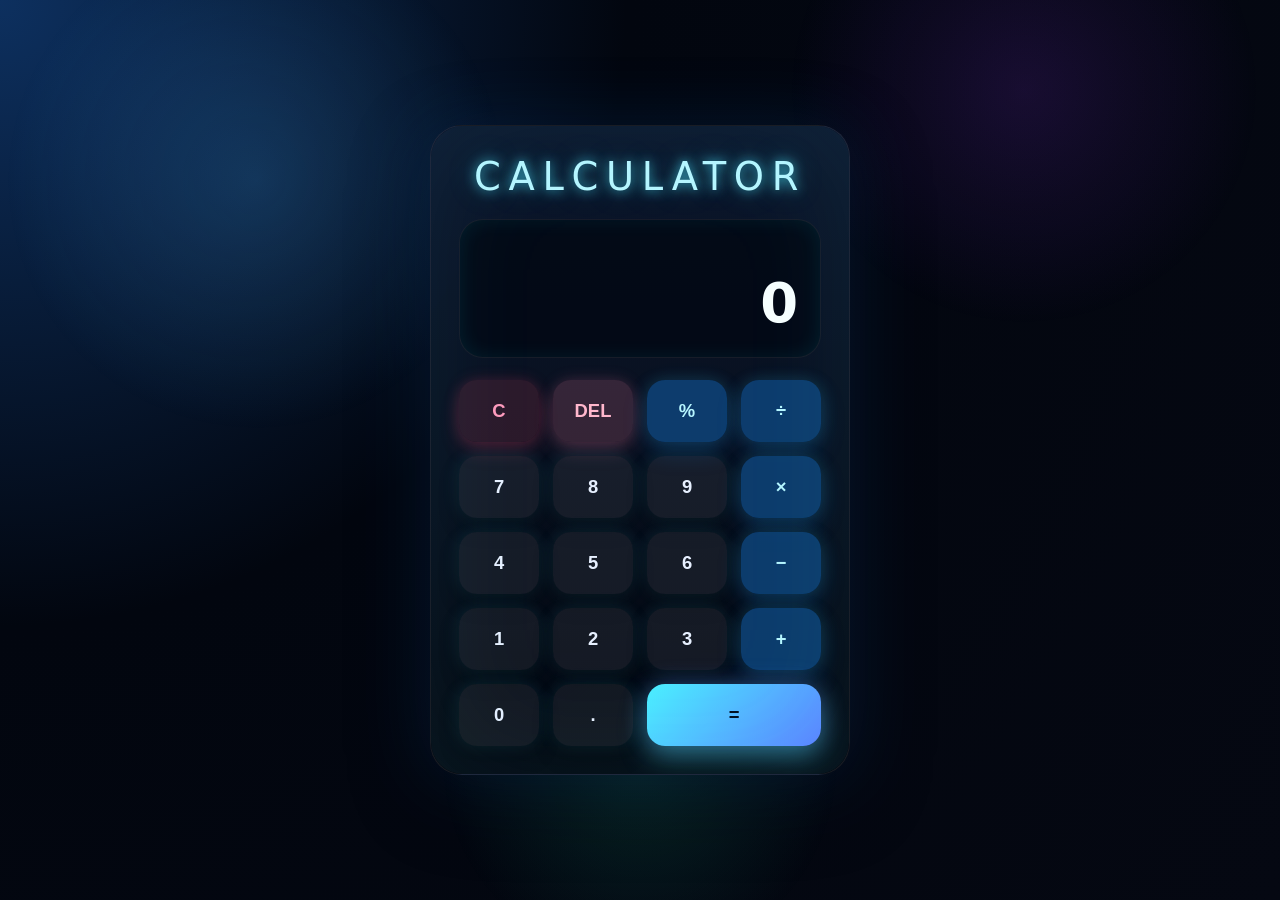
<file: calculator/index.html>
<!DOCTYPE html>
<html lang="en">
<head>
  <meta charset="UTF-8" />
  <meta name="viewport" content="width=device-width, initial-scale=1.0" />
  <title>Calculator</title>
  <link rel="stylesheet" href="style.css" />
</head>
<body>
  <div class="calculator-shell">
    <div class="calculator-header">
      <div class="neon-title">Calculator</div>
      <div class="subtext"></div>
    </div>
    <div class="calculator-display">
      <div id="history" class="display-history"></div>
      <div id="result" class="display-value">0</div>
    </div>
    <div class="calculator-buttons">
      <button class="btn clear" data-action="clear">C</button>
      <button class="btn delete" data-action="delete">DEL</button>
      <button class="btn operator" data-value="%">%</button>
      <button class="btn operator" data-value="/">÷</button>

      <button class="btn number" data-value="7">7</button>
      <button class="btn number" data-value="8">8</button>
      <button class="btn number" data-value="9">9</button>
      <button class="btn operator" data-value="*">×</button>

      <button class="btn number" data-value="4">4</button>
      <button class="btn number" data-value="5">5</button>
      <button class="btn number" data-value="6">6</button>
      <button class="btn operator" data-value="-">−</button>

      <button class="btn number" data-value="1">1</button>
      <button class="btn number" data-value="2">2</button>
      <button class="btn number" data-value="3">3</button>
      <button class="btn operator" data-value="+">+</button>

      <button class="btn number" data-value="0">0</button>
      <button class="btn number" data-value=".">.</button>
      <button class="btn equals" data-action="equals">=</button>
    </div>
  </div>
  <script src="script.js"></script>
</body>
</html>
</file>
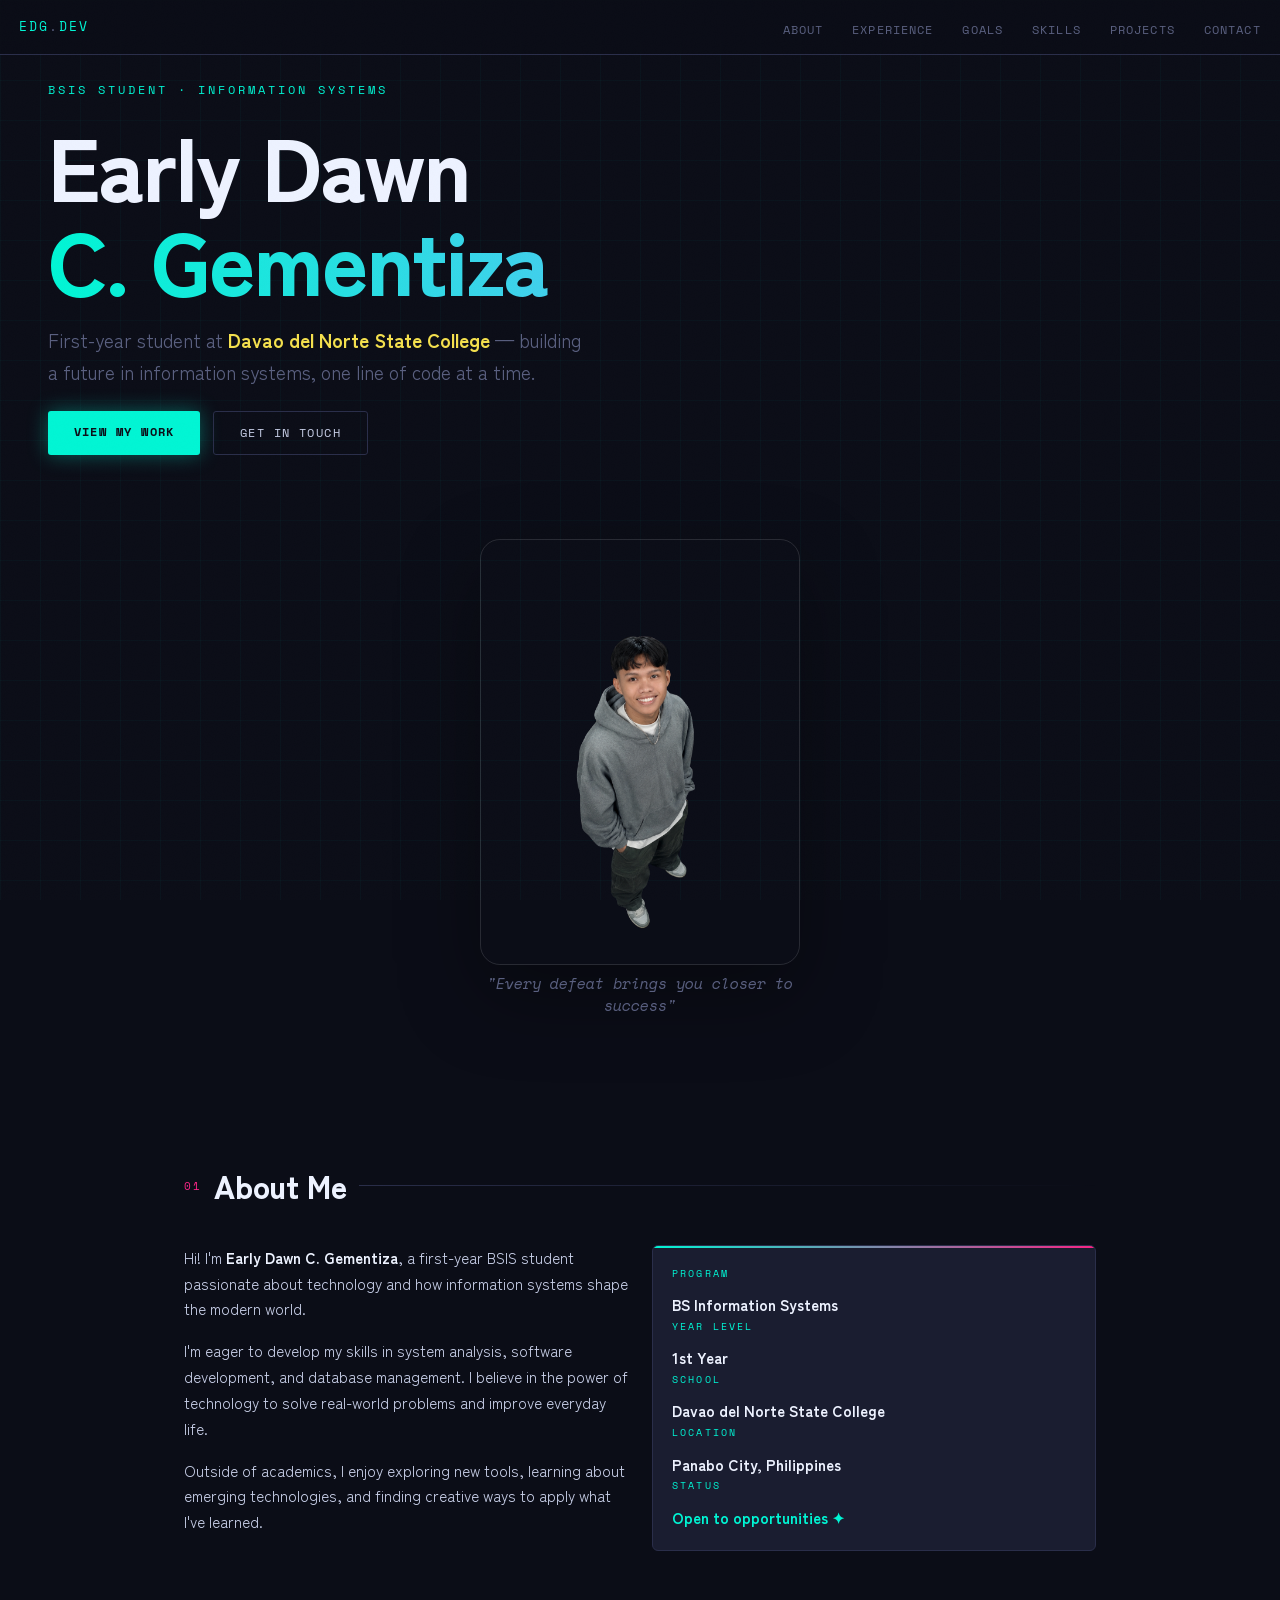
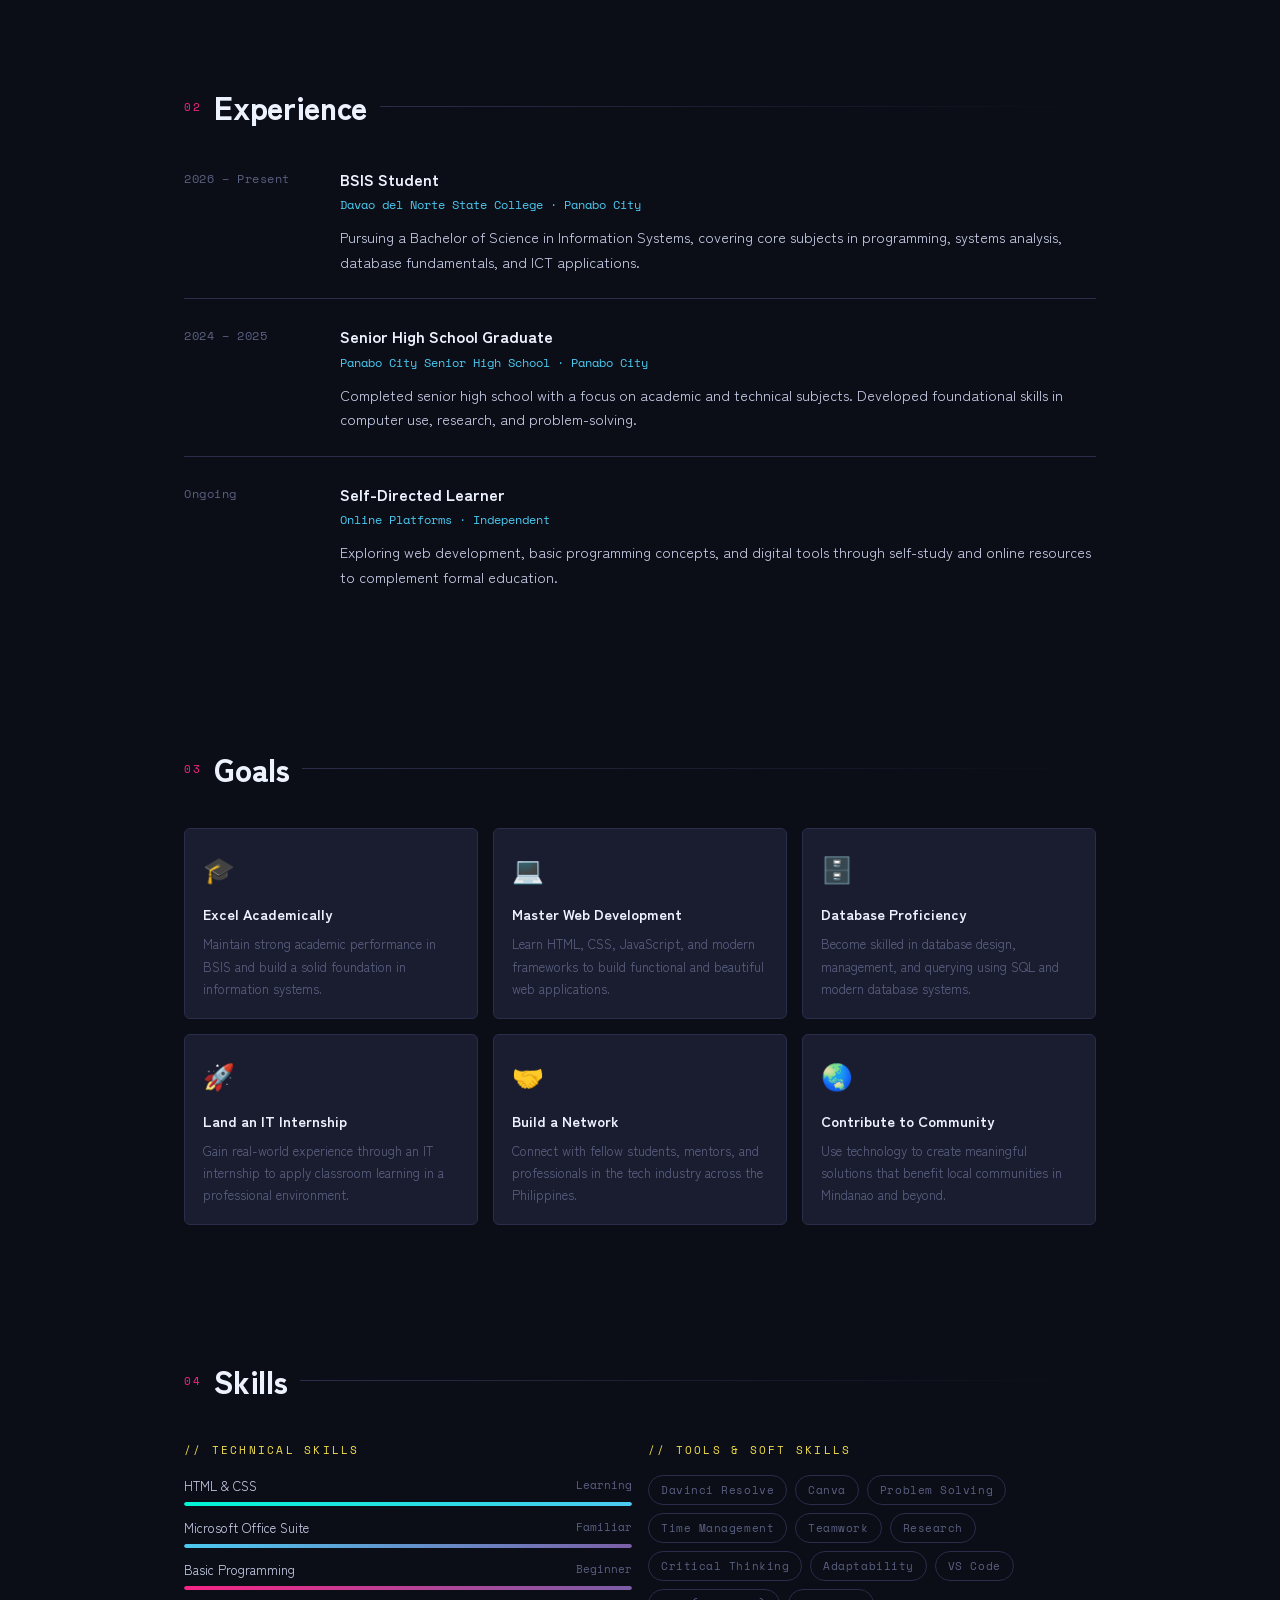
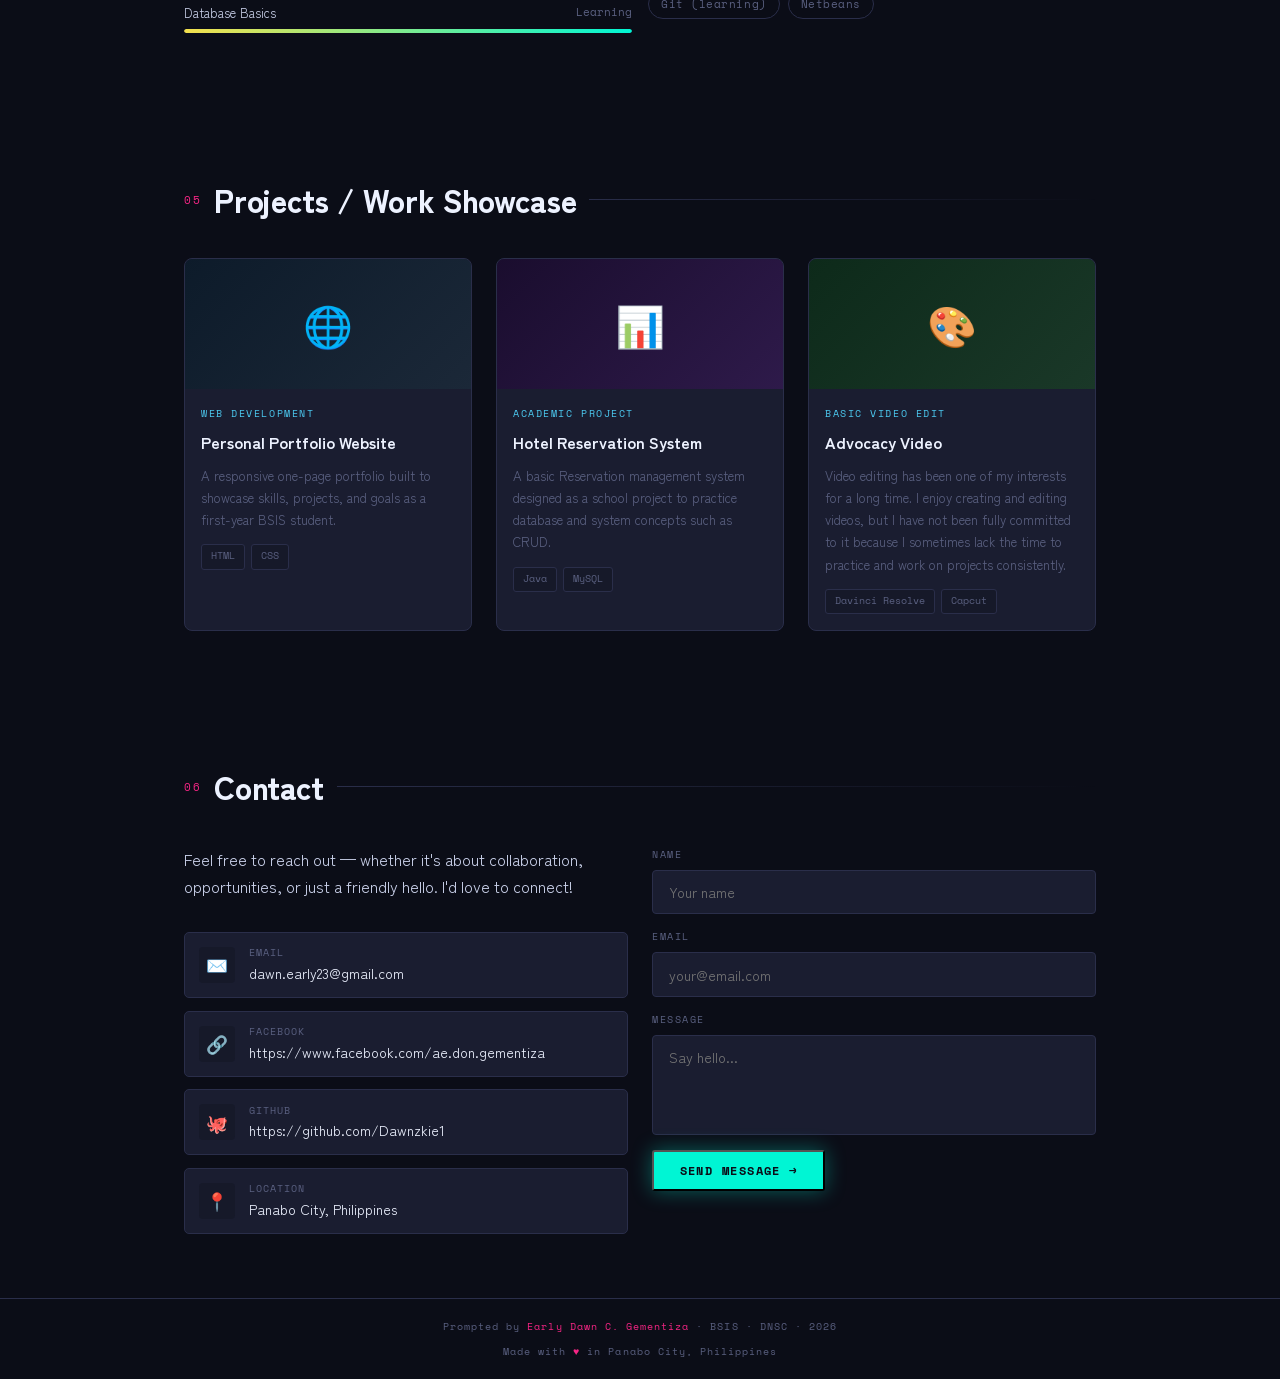
<file: DawnPortfolio/index.html>
<!DOCTYPE html>
<html lang="en">
<head>
  <meta charset="UTF-8" />
  <meta name="viewport" content="width=device-width, initial-scale=1.0"/>
  <title>Early Dawn C. Gementiza — Portfolio</title>
  <link href="https://fonts.googleapis.com/css2?family=Zen+Kaku+Gothic+New:wght@300;400;700;900&family=Space+Mono:ital,wght@0,400;0,700;1,400&display=swap" rel="stylesheet"/>
  <style>
    /* ── TOKYO MIDNIGHT THEME ── */
    :root {
      --bg:          #0b0d17;
      --bg2:         #10121f;
      --bg3:         #161929;
      --panel:       #1a1d30;
      --border:      #2a2e4a;
      --neon-cyan:   #00f5d4;
      --neon-pink:   #f72585;
      --neon-blue:   #4cc9f0;
      --neon-yellow: #f4e04d;
      --text:        #c8cfe8;
      --text-dim:    #5a6080;
      --text-bright: #edf2ff;
      --accent:      #7b5ea7;
      --font-display: 'Zen Kaku Gothic New', sans-serif;
      --font-mono:   'Space Mono', monospace;
    }
    *, *::before, *::after { box-sizing: border-box; margin: 0; padding: 0; }

    html { scroll-behavior: smooth; }

    body {
      background: var(--bg);
      color: var(--text);
      font-family: var(--font-display);
      line-height: 1.7;
      overflow-x: hidden;
    }

    /* ── NOISE OVERLAY ── */
    body::before {
      content: '';
      position: fixed; inset: 0;
      background-image: url("data:image/svg+xml,%3Csvg viewBox='0 0 200 200' xmlns='http://www.w3.org/2000/svg'%3E%3Cfilter id='n'%3E%3CfeTurbulence type='fractalNoise' baseFrequency='0.9' numOctaves='4' stitchTiles='stitch'/%3E%3C/filter%3E%3Crect width='100%25' height='100%25' filter='url(%23n)' opacity='0.04'/%3E%3C/svg%3E");
      background-size: 200px;
      pointer-events: none;
      z-index: 9999;
      opacity: 0.4;
    }

    /* ── GRID BG ── */
    body::after {
      content: '';
      position: fixed; inset: 0;
      background-image:
        linear-gradient(rgba(0,245,212,0.03) 1px, transparent 1px),
        linear-gradient(90deg, rgba(0,245,212,0.03) 1px, transparent 1px);
      background-size: 40px 40px;
      pointer-events: none;
      z-index: 0;
    }

    /* ── NAV ── */
    nav {
      position: fixed; top: 0; left: 0; right: 0;
      display: flex; align-items: center; justify-content: space-between;
      padding: 0.85rem 1.2rem;
      background: rgba(11,13,23,0.85);
      backdrop-filter: blur(12px);
      border-bottom: 1px solid var(--border);
      z-index: 100;
    }

    .nav-logo {
      font-family: var(--font-mono);
      font-size: 0.8rem;
      color: var(--neon-cyan);
      letter-spacing: 0.15em;
      text-transform: uppercase;
    }

    .nav-links {
      display: flex; gap: 1.8rem;
      list-style: none;
    }

    .nav-links a {
      font-family: var(--font-mono);
      font-size: 0.72rem;
      color: var(--text-dim);
      text-decoration: none;
      letter-spacing: 0.1em;
      text-transform: uppercase;
      transition: color 0.2s;
      position: relative;
    }

    .nav-links a::after {
      content: '';
      position: absolute; bottom: -4px; left: 0; right: 0;
      height: 1px;
      background: var(--neon-cyan);
      transform: scaleX(0);
      transform-origin: left;
      transition: transform 0.25s ease;
    }

    .nav-links a:hover { color: var(--neon-cyan); }
    .nav-links a:hover::after { transform: scaleX(1); }

    /* ── SECTIONS ── */
    section {
      position: relative;
      z-index: 1;
      padding: 4rem 1.5rem;
      max-width: 960px;
      margin: 0 auto;
    }

    .hero-intro {
      display: block;
    }

    .hero-visual {
      display: flex;
      justify-content: center;
      align-items: center;
      margin-top: 5.3rem;
      flex-direction: column;
    }

    .hero-visual img {
      width: 100%;
      max-width: 320px;
      height: auto;
      border-radius: 1.25rem;
      border: 1px solid rgba(255,255,255,0.12);
      box-shadow: 0 30px 80px rgba(0,0,0,0.35);
    }

    .hero-quote {
      margin-top: 0.5rem;
      font-family: var(--font-mono);
      font-size: 0.92rem;
      color: var(--text-dim);
      text-align: center;
      max-width: 320px;
      line-height: 1.5;
      font-style: italic;
      margin-bottom: 0.8rem;
    }

    /* ── HERO ── */
    #hero {
      min-height: 80vh;
      display: flex; flex-direction: column; justify-content: center;
      padding-top: 5rem;
      max-width: 100%;
      padding-left: clamp(1.2rem, 4vw, 3rem);
      padding-right: clamp(1.2rem, 4vw, 3rem);
    }

    .hero-tag {
      font-family: var(--font-mono);
      font-size: 0.75rem;
      color: var(--neon-cyan);
      letter-spacing: 0.25em;
      text-transform: uppercase;
      margin-bottom: 1rem;
      animation: fadeUp 0.8s ease both;
    }

    .hero-name {
      font-size: clamp(2.8rem, 7vw, 6rem);
      font-weight: 900;
      line-height: 1.05;
      color: var(--text-bright);
      letter-spacing: -0.02em;
      animation: fadeUp 0.8s 0.1s ease both;
    }

    .hero-name .accent-line {
      display: block;
      background: linear-gradient(90deg, var(--neon-cyan), var(--neon-blue), var(--neon-pink));
      -webkit-background-clip: text;
      -webkit-text-fill-color: transparent;
      background-clip: text;
    }

    .hero-sub {
      margin-top: 1.2rem;
      font-size: clamp(1rem, 2vw, 1.2rem);
      color: var(--text-dim);
      max-width: 540px;
      animation: fadeUp 0.8s 0.2s ease both;
    }

    .hero-sub span {
      color: var(--neon-yellow);
      font-weight: 700;
    }

    .hero-cta {
      margin-top: 1.4rem;
      display: flex; gap: 0.8rem; flex-wrap: wrap;
      animation: fadeUp 0.8s 0.3s ease both;
    }

    .btn {
      display: inline-block;
      padding: 0.65rem 1.6rem;
      border-radius: 3px;
      font-family: var(--font-mono);
      font-size: 0.75rem;
      letter-spacing: 0.12em;
      text-transform: uppercase;
      text-decoration: none;
      cursor: pointer;
      transition: all 0.2s;
    }

    .btn-primary {
      background: var(--neon-cyan);
      color: var(--bg);
      font-weight: 700;
      box-shadow: 0 0 20px rgba(0,245,212,0.35);
    }

    .btn-primary:hover {
      box-shadow: 0 0 35px rgba(0,245,212,0.6);
      transform: translateY(-2px);
    }

    .btn-ghost {
      border: 1px solid var(--border);
      color: var(--text);
    }

    .btn-ghost:hover {
      border-color: var(--neon-pink);
      color: var(--neon-pink);
      box-shadow: 0 0 18px rgba(247,37,133,0.2);
      transform: translateY(-2px);
    }

    /* ── SECTION HEADER ── */
    .sec-header {
      display: flex; align-items: center; gap: 0.8rem;
      margin-bottom: 2rem;
    }

    .sec-num {
      font-family: var(--font-mono);
      font-size: 0.7rem;
      color: var(--neon-pink);
      letter-spacing: 0.15em;
    }

    .sec-title {
      font-size: clamp(1.4rem, 3vw, 2rem);
      font-weight: 900;
      color: var(--text-bright);
      letter-spacing: -0.01em;
    }

    .sec-line {
      flex: 1;
      height: 1px;
      background: linear-gradient(90deg, var(--border), transparent);
    }

    /* ── ABOUT ── */
    .about-grid {
      display: grid;
      grid-template-columns: 1fr 1fr;
      gap: 1.5rem;
      align-items: start;
    }

    .about-text p { margin-bottom: 1rem; color: var(--text); font-size: 0.95rem; }

    .about-card {
      background: var(--panel);
      border: 1px solid var(--border);
      border-radius: 6px;
      padding: 1.2rem;
      position: relative;
      overflow: hidden;
    }

    .about-card::before {
      content: '';
      position: absolute; top: 0; left: 0; right: 0;
      height: 2px;
      background: linear-gradient(90deg, var(--neon-cyan), var(--neon-pink));
    }

    .about-card-label {
      font-family: var(--font-mono);
      font-size: 0.65rem;
      color: var(--neon-cyan);
      letter-spacing: 0.2em;
      text-transform: uppercase;
      margin-bottom: 0.6rem;
    }

    .about-card-value {
      font-weight: 700;
      color: var(--text-bright);
      font-size: 0.95rem;
      margin-bottom: 1.2rem;
    }

    .about-card-value:last-child { margin-bottom: 0; }

    /* ── EXPERIENCE ── */
    .exp-item {
      display: grid;
      grid-template-columns: 140px 1fr;
      gap: 1rem;
      margin-bottom: 1.5rem;
      padding-bottom: 1.5rem;
      border-bottom: 1px solid var(--border);
    }

    .exp-item:last-child { border-bottom: none; margin-bottom: 0; }

    .exp-date {
      font-family: var(--font-mono);
      font-size: 0.72rem;
      color: var(--text-dim);
      letter-spacing: 0.05em;
      padding-top: 0.2rem;
    }

    .exp-role {
      font-weight: 700;
      color: var(--text-bright);
      font-size: 1rem;
      margin-bottom: 0.15rem;
    }

    .exp-org {
      font-family: var(--font-mono);
      font-size: 0.75rem;
      color: var(--neon-blue);
      margin-bottom: 0.6rem;
    }

    .exp-desc {
      font-size: 0.9rem;
      color: var(--text);
    }

    /* ── GOALS ── */
    .goals-grid {
      display: grid;
      grid-template-columns: repeat(auto-fill, minmax(240px, 1fr));
      gap: 0.95rem;
    }

    .goal-card {
      background: var(--panel);
      border: 1px solid var(--border);
      border-radius: 6px;
      padding: 1.1rem;
      position: relative;
      overflow: hidden;
      transition: transform 0.2s, border-color 0.2s;
    }

    .goal-card:hover {
      transform: translateY(-4px);
      border-color: var(--neon-cyan);
    }

    .goal-icon {
      font-size: 1.6rem;
      margin-bottom: 0.8rem;
    }

    .goal-title {
      font-weight: 700;
      color: var(--text-bright);
      font-size: 0.9rem;
      margin-bottom: 0.4rem;
    }

    .goal-desc {
      font-size: 0.82rem;
      color: var(--text-dim);
    }

    .goal-card::after {
      content: '';
      position: absolute; bottom: 0; left: 0; right: 0;
      height: 2px;
      background: linear-gradient(90deg, var(--neon-pink), var(--neon-cyan));
      transform: scaleX(0);
      transform-origin: left;
      transition: transform 0.3s ease;
    }

    .goal-card:hover::after { transform: scaleX(1); }

    /* ── SKILLS ── */
    .skills-grid {
      display: grid;
      grid-template-columns: repeat(2, 1fr);
      gap: 1rem;
    }

    .skill-group-title {
      font-family: var(--font-mono);
      font-size: 0.7rem;
      color: var(--neon-yellow);
      letter-spacing: 0.2em;
      text-transform: uppercase;
      margin-bottom: 1rem;
    }

    .skill-bar-wrap {
      margin-bottom: 0.7rem;
    }

    .skill-bar-label {
      display: flex; justify-content: space-between;
      font-size: 0.82rem;
      color: var(--text);
      margin-bottom: 0.3rem;
    }

    .skill-bar-label span:last-child {
      font-family: var(--font-mono);
      font-size: 0.7rem;
      color: var(--text-dim);
    }

    .skill-bar-track {
      height: 4px;
      background: var(--panel);
      border-radius: 2px;
      overflow: hidden;
    }

    .skill-bar-fill {
      height: 100%;
      border-radius: 2px;
      background: linear-gradient(90deg, var(--neon-cyan), var(--neon-blue));
      transform-origin: left;
      animation: barGrow 1s ease both;
    }

    .skill-tags {
      display: flex; flex-wrap: wrap; gap: 0.5rem;
    }

    .skill-tag {
      padding: 0.3rem 0.75rem;
      border: 1px solid var(--border);
      border-radius: 20px;
      font-family: var(--font-mono);
      font-size: 0.68rem;
      color: var(--text-dim);
      letter-spacing: 0.05em;
      transition: all 0.2s;
    }

    .skill-tag:hover {
      border-color: var(--neon-pink);
      color: var(--neon-pink);
      box-shadow: 0 0 12px rgba(247,37,133,0.2);
    }

    /* ── PROJECTS ── */
    .projects-grid {
      display: grid;
      grid-template-columns: repeat(auto-fill, minmax(280px, 1fr));
      gap: 1.5rem;
    }

    .project-card {
      background: var(--panel);
      border: 1px solid var(--border);
      border-radius: 8px;
      overflow: hidden;
      transition: transform 0.25s, border-color 0.25s;
      cursor: pointer;
    }

    /* Ensure project cards used as links don't show default link styling */
    .project-card-link,
    .project-card-link:link,
    .project-card-link:visited {
      color: inherit;
      text-decoration: none;
      display: block;
    }

    .project-card:hover {
      transform: translateY(-6px);
      border-color: var(--neon-blue);
    }

    .project-thumb {
      height: 130px;
      display: flex; align-items: center; justify-content: center;
      font-size: 2.5rem;
      position: relative;
      overflow: hidden;
    }

    .project-thumb-1 { background: linear-gradient(135deg, #0d1b2a, #1b2838); }
    .project-thumb-2 { background: linear-gradient(135deg, #1a0d2e, #2e1a4a); }
    .project-thumb-3 { background: linear-gradient(135deg, #0d2a1a, #1a3828); }

    .project-thumb-glow {
      position: absolute; inset: 0;
      opacity: 0;
      transition: opacity 0.3s;
    }

    .project-card:hover .project-thumb-glow { opacity: 1; }
    .project-thumb-1 .project-thumb-glow { background: radial-gradient(circle at center, rgba(76,201,240,0.15), transparent 70%); }
    .project-thumb-2 .project-thumb-glow { background: radial-gradient(circle at center, rgba(247,37,133,0.15), transparent 70%); }
    .project-thumb-3 .project-thumb-glow { background: radial-gradient(circle at center, rgba(0,245,212,0.15), transparent 70%); }

    .project-body {
      padding: 1rem;
    }

    .project-type {
      font-family: var(--font-mono);
      font-size: 0.65rem;
      color: var(--neon-blue);
      letter-spacing: 0.15em;
      text-transform: uppercase;
      margin-bottom: 0.4rem;
    }

    .project-name {
      font-weight: 700;
      color: var(--text-bright);
      font-size: 1rem;
      margin-bottom: 0.5rem;
    }

    .project-desc {
      font-size: 0.82rem;
      color: var(--text-dim);
      margin-bottom: 0.8rem;
    }

    .project-stack {
      display: flex; flex-wrap: wrap; gap: 0.4rem;
    }

    .stack-badge {
      padding: 0.2rem 0.55rem;
      background: var(--bg3);
      border: 1px solid var(--border);
      border-radius: 3px;
      font-family: var(--font-mono);
      font-size: 0.62rem;
      color: var(--text-dim);
    }

    /* ── CONTACT ── */
    .contact-wrap {
      display: grid;
      grid-template-columns: 1fr 1fr;
      gap: 1.5rem;
      align-items: start;
    }

    .contact-lead {
      font-size: 1rem;
      color: var(--text);
      margin-bottom: 2rem;
    }

    .contact-items { display: flex; flex-direction: column; gap: 0.8rem; }

    .contact-item {
      display: flex; align-items: center; gap: 0.85rem;
      padding: 0.7rem 0.9rem;
      background: var(--panel);
      border: 1px solid var(--border);
      border-radius: 5px;
      transition: border-color 0.2s;
      text-decoration: none;
    }

    .contact-item:hover { border-color: var(--neon-cyan); }

    .contact-icon {
      width: 36px; height: 36px;
      background: var(--bg3);
      border-radius: 4px;
      display: flex; align-items: center; justify-content: center;
      font-size: 1.1rem;
      flex-shrink: 0;
    }

    .contact-label {
      font-family: var(--font-mono);
      font-size: 0.65rem;
      color: var(--text-dim);
      letter-spacing: 0.1em;
      text-transform: uppercase;
    }

    .contact-value {
      font-size: 0.88rem;
      color: var(--text-bright);
    }

    .contact-form {
      display: flex; flex-direction: column; gap: 0.9rem;
    }

    .form-group {
      display: flex; flex-direction: column; gap: 0.4rem;
    }

    .form-label {
      font-family: var(--font-mono);
      font-size: 0.65rem;
      color: var(--text-dim);
      letter-spacing: 0.15em;
      text-transform: uppercase;
    }

    .form-input,
    .form-textarea {
      background: var(--panel);
      border: 1px solid var(--border);
      border-radius: 4px;
      padding: 0.7rem 1rem;
      color: var(--text-bright);
      font-family: var(--font-display);
      font-size: 0.88rem;
      outline: none;
      transition: border-color 0.2s, box-shadow 0.2s;
      resize: none;
    }

    .form-input:focus,
    .form-textarea:focus {
      border-color: var(--neon-cyan);
      box-shadow: 0 0 15px rgba(0,245,212,0.1);
    }

    .form-textarea { min-height: 100px; }

    /* ── FOOTER ── */
    footer {
      position: relative; z-index: 1;
      border-top: 1px solid var(--border);
      padding: 1.2rem;
      text-align: center;
      font-family: var(--font-mono);
      font-size: 0.65rem;
      color: var(--text-dim);
      letter-spacing: 0.1em;
    }

    footer span { color: var(--neon-pink); }

    /* ── ANIMATIONS ── */
    @keyframes fadeUp {
      from { opacity: 0; transform: translateY(24px); }
      to   { opacity: 1; transform: translateY(0); }
    }

    @keyframes barGrow {
      from { width: 0; }
      to   { width: 100%; }
    }

    /* ── SCROLLBAR ── */
    ::-webkit-scrollbar { width: 5px; }
    ::-webkit-scrollbar-track { background: var(--bg); }
    ::-webkit-scrollbar-thumb { background: var(--border); border-radius: 10px; }
    ::-webkit-scrollbar-thumb:hover { background: var(--neon-cyan); }

    /* ── RESPONSIVE ── */
    @media (max-width: 700px) {
      .nav-links { display: none; }

      .about-grid,
      .skills-grid,
      .contact-wrap {
        grid-template-columns: 1fr;
      }

      .exp-item {
        grid-template-columns: 1fr;
        gap: 0.4rem;
      }

      .sec-title { font-size: 1.4rem; }

      section { padding: 3rem 1rem; }
    }
  </style>
</head>
<body>

  <!-- NAV -->
  <nav>
    <div class="nav-logo">EDG<span style="color:var(--text-dim)">.</span>dev</div>
    <ul class="nav-links">
      <li><a href="#about">About</a></li>
      <li><a href="#experience">Experience</a></li>
      <li><a href="#goals">Goals</a></li>
      <li><a href="#skills">Skills</a></li>
      <li><a href="#projects">Projects</a></li>
      <li><a href="#contact">Contact</a></li>
    </ul>
  </nav>

  <!-- HERO -->
  <section id="hero">
    <div class="hero-intro">
      <div>
        <p class="hero-tag"> BSIS Student · Information Systems</p>
        <h1 class="hero-name">
          Early Dawn<br>
          <span class="accent-line">C. Gementiza</span>
        </h1>
        <p class="hero-sub">
          First-year student at <span>Davao del Norte State College</span> — building a future in information systems, one line of code at a time.
        </p>
        <div class="hero-cta">
          <a href="#projects" class="btn btn-primary">View My Work</a>
          <a href="#contact" class="btn btn-ghost">Get In Touch</a>
        </div>
        <div class="hero-visual">
          <img src="dawn_transparent.png" alt="Dawn Gementiza portrait">
          <p class="hero-quote">"Every defeat brings you closer to success"</p>
        </div>
      </div>
    </div>
  </section>

  <!-- ABOUT -->
  <section id="about">
    <div class="sec-header">
      <span class="sec-num">01</span>
      <h2 class="sec-title">About Me</h2>
      <div class="sec-line"></div>
    </div>
    <div class="about-grid">
      <div class="about-text">
        <p>Hi! I'm <strong style="color:var(--text-bright)">Early Dawn C. Gementiza</strong>, a first-year BSIS student passionate about technology and how information systems shape the modern world.</p>
        <p>I'm eager to develop my skills in system analysis, software development, and database management. I believe in the power of technology to solve real-world problems and improve everyday life.</p>
        <p>Outside of academics, I enjoy exploring new tools, learning about emerging technologies, and finding creative ways to apply what I've learned.</p>
      </div>
      <div class="about-card">
        <div>
          <div class="about-card-label">Program</div>
          <div class="about-card-value">BS Information Systems</div>
        </div>
        <div>
          <div class="about-card-label">Year Level</div>
          <div class="about-card-value">1st Year</div>
        </div>
        <div>
          <div class="about-card-label">School</div>
          <div class="about-card-value">Davao del Norte State College</div>
        </div>
        <div>
          <div class="about-card-label">Location</div>
          <div class="about-card-value">Panabo City, Philippines</div>
        </div>
        <div>
          <div class="about-card-label">Status</div>
          <div class="about-card-value" style="color:var(--neon-cyan)">Open to opportunities ✦</div>
        </div>
      </div>
    </div>
  </section>

  <!-- EXPERIENCE -->
  <section id="experience">
    <div class="sec-header">
      <span class="sec-num">02</span>
      <h2 class="sec-title">Experience</h2>
      <div class="sec-line"></div>
    </div>

    <div class="exp-item">
      <div class="exp-date">2026 – Present</div>
      <div>
        <div class="exp-role">BSIS Student</div>
        <div class="exp-org">Davao del Norte State College · Panabo City</div>
        <div class="exp-desc">Pursuing a Bachelor of Science in Information Systems, covering core subjects in programming, systems analysis, database fundamentals, and ICT applications.</div>
      </div>
    </div>

    <div class="exp-item">
      <div class="exp-date">2024 – 2025</div>
      <div>
        <div class="exp-role">Senior High School Graduate</div>
        <div class="exp-org">Panabo City Senior High School · Panabo City</div>
        <div class="exp-desc">Completed senior high school with a focus on academic and technical subjects. Developed foundational skills in computer use, research, and problem-solving.</div>
      </div>
    </div>

    <div class="exp-item">
      <div class="exp-date">Ongoing</div>
      <div>
        <div class="exp-role">Self-Directed Learner</div>
        <div class="exp-org">Online Platforms · Independent</div>
        <div class="exp-desc">Exploring web development, basic programming concepts, and digital tools through self-study and online resources to complement formal education.</div>
      </div>
    </div>
  </section>

  <!-- GOALS -->
  <section id="goals">
    <div class="sec-header">
      <span class="sec-num">03</span>
      <h2 class="sec-title">Goals</h2>
      <div class="sec-line"></div>
    </div>
    <div class="goals-grid">
      <div class="goal-card">
        <div class="goal-icon">🎓</div>
        <div class="goal-title">Excel Academically</div>
        <div class="goal-desc">Maintain strong academic performance in BSIS and build a solid foundation in information systems.</div>
      </div>
      <div class="goal-card">
        <div class="goal-icon">💻</div>
        <div class="goal-title">Master Web Development</div>
        <div class="goal-desc">Learn HTML, CSS, JavaScript, and modern frameworks to build functional and beautiful web applications.</div>
      </div>
      <div class="goal-card">
        <div class="goal-icon">🗄️</div>
        <div class="goal-title">Database Proficiency</div>
        <div class="goal-desc">Become skilled in database design, management, and querying using SQL and modern database systems.</div>
      </div>
      <div class="goal-card">
        <div class="goal-icon">🚀</div>
        <div class="goal-title">Land an IT Internship</div>
        <div class="goal-desc">Gain real-world experience through an IT internship to apply classroom learning in a professional environment.</div>
      </div>
      <div class="goal-card">
        <div class="goal-icon">🤝</div>
        <div class="goal-title">Build a Network</div>
        <div class="goal-desc">Connect with fellow students, mentors, and professionals in the tech industry across the Philippines.</div>
      </div>
      <div class="goal-card">
        <div class="goal-icon">🌏</div>
        <div class="goal-title">Contribute to Community</div>
        <div class="goal-desc">Use technology to create meaningful solutions that benefit local communities in Mindanao and beyond.</div>
      </div>
    </div>
  </section>

  <!-- SKILLS -->
  <section id="skills">
    <div class="sec-header">
      <span class="sec-num">04</span>
      <h2 class="sec-title">Skills</h2>
      <div class="sec-line"></div>
    </div>
    <div class="skills-grid">
      <div>
        <div class="skill-group-title">// Technical Skills</div>
        <div class="skill-bar-wrap">
          <div class="skill-bar-label"><span>HTML & CSS</span><span>Learning</span></div>
          <div class="skill-bar-track">
            <div class="skill-bar-fill" style="width:60%;background:linear-gradient(90deg,var(--neon-cyan),var(--neon-blue))"></div>
          </div>
        </div>
        <div class="skill-bar-wrap">
          <div class="skill-bar-label"><span>Microsoft Office Suite</span><span>Familiar</span></div>
          <div class="skill-bar-track">
            <div class="skill-bar-fill" style="width:75%;background:linear-gradient(90deg,var(--neon-blue),var(--accent))"></div>
          </div>
        </div>
        <div class="skill-bar-wrap">
          <div class="skill-bar-label"><span>Basic Programming</span><span>Beginner</span></div>
          <div class="skill-bar-track">
            <div class="skill-bar-fill" style="width:40%;background:linear-gradient(90deg,var(--neon-pink),var(--accent))"></div>
          </div>
        </div>
        <div class="skill-bar-wrap">
          <div class="skill-bar-label"><span>Database Basics</span><span>Learning</span></div>
          <div class="skill-bar-track">
            <div class="skill-bar-fill" style="width:45%;background:linear-gradient(90deg,var(--neon-yellow),var(--neon-cyan))"></div>
          </div>
        </div>
      </div>
      <div>
        <div class="skill-group-title">// Tools & Soft Skills</div>
        <div class="skill-tags">
          <span class="skill-tag">Davinci Resolve</span>
          <span class="skill-tag">Canva</span>
          <span class="skill-tag">Problem Solving</span>
          <span class="skill-tag">Time Management</span>
        
          <span class="skill-tag">Teamwork</span>
          <span class="skill-tag">Research</span>
          <span class="skill-tag">Critical Thinking</span>
          <span class="skill-tag">Adaptability</span>
          <span class="skill-tag">VS Code</span>
          <span class="skill-tag">Git (learning)</span>
          <span class="skill-tag">Netbeans</span>
        </div>
      </div>
    </div>
  </section>

  <!-- PROJECTS -->
  <section id="projects">
    <div class="sec-header">
      <span class="sec-num">05</span>
      <h2 class="sec-title">Projects / Work Showcase</h2>
      <div class="sec-line"></div>
    </div>
    <div class="projects-grid">
      <div class="project-card">
        <div class="project-thumb project-thumb-1">
          🌐
          <div class="project-thumb-glow"></div>
        </div>
        <div class="project-body">
          <div class="project-type">Web Development</div>
          <div class="project-name">Personal Portfolio Website</div>
          <div class="project-desc">A responsive one-page portfolio built to showcase skills, projects, and goals as a first-year BSIS student.</div>
          <div class="project-stack">
            <span class="stack-badge">HTML</span>
            <span class="stack-badge">CSS</span>
            
          </div>
        </div>
      </div>
      <a href="https://drive.google.com/drive/folders/15Ik_HN4HdWmRcA054RQUG8stZlFIyC1K?usp=drive_link" target="_blank" rel="noopener noreferrer" class="project-card project-card-link">
        <div class="project-thumb project-thumb-2">
          📊
          <div class="project-thumb-glow"></div>
        </div>
        <div class="project-body">
          <div class="project-type">Academic Project</div>
          <div class="project-name">Hotel Reservation System</div>
          <div class="project-desc">A basic Reservation management system designed as a school project to practice database and system concepts such as CRUD.</div>
          <div class="project-stack">
            <span class="stack-badge">Java</span>
            <span class="stack-badge">MySQL</span>
          </div>
        </div>
      </a>
      <a href="https://drive.google.com/file/d/1TDBEntwGRsy_P4n99JZx5qY67offXeHo/view?usp=drive_link" target="_blank" rel="noopener noreferrer" class="project-card project-card-link">
        <div class="project-thumb project-thumb-3">
          🎨
          <div class="project-thumb-glow"></div>
        </div>
        <div class="project-body">
          <div class="project-type">Basic video EDIT</div>
          <div class="project-name">Advocacy Video </div>
          <div class="project-desc">Video editing has been one of my interests for a long time. I enjoy creating and editing videos, but I have not been fully committed to it because I sometimes lack the time to practice and work on projects consistently.</div>
          <div class="project-stack">
            <span class="stack-badge">Davinci Resolve</span>
            <span class="stack-badge">Capcut</span>
          </div>
        </div>
      </a>
    </div>
  </section>

  <!-- CONTACT -->
  <section id="contact">
    <div class="sec-header">
      <span class="sec-num">06</span>
      <h2 class="sec-title">Contact</h2>
      <div class="sec-line"></div>
    </div>
    <div class="contact-wrap">
      <div>
        <p class="contact-lead">Feel free to reach out — whether it's about collaboration, opportunities, or just a friendly hello. I'd love to connect!</p>
        <div class="contact-items">
          <a href="mailto:dawn.early23@gmail.com" class="contact-item">
            <div class="contact-icon">✉️</div>
            <div>
              <div class="contact-label">Email</div>
              <div class="contact-value">dawn.early23@gmail.com</div>
            </div>
          </a>
          <a href="https://www.facebook.com/ae.don.gementiza" target="_blank" rel="noopener noreferrer" class="contact-item">
            <div class="contact-icon">🔗</div>
            <div>
              <div class="contact-label">Facebook</div>
              <div class="contact-value">https://www.facebook.com/ae.don.gementiza</div>
            </div>
          </a>
          <a href="https://github.com/Dawnzkie1" target="_blank" rel="noopener noreferrer" class="contact-item">
            <div class="contact-icon">🐙</div>
            <div>
              <div class="contact-label">GitHub</div>
              <div class="contact-value">https://github.com/Dawnzkie1</div>
            </div>
          </a>
          <div class="contact-item">
            <div class="contact-icon">📍</div>
            <div>
              <div class="contact-label">Location</div>
              <div class="contact-value">Panabo City, Philippines</div>
            </div>
          </div>
        </div>
      </div>
      <form class="contact-form" action="mailto:dawn.early23@gmail.com?subject=Portfolio%20Contact%20Message" method="POST" enctype="text/plain">
        <div class="form-group">
          <label class="form-label" for="contact-name">Name</label>
          <input id="contact-name" name="Name" type="text" class="form-input" placeholder="Your name" required />
        </div>
        <div class="form-group">
          <label class="form-label" for="contact-email">Email</label>
          <input id="contact-email" name="Email" type="email" class="form-input" placeholder="your@email.com" required />
        </div>
        <div class="form-group">
          <label class="form-label" for="contact-message">Message</label>
          <textarea id="contact-message" name="Message" class="form-textarea" placeholder="Say hello..." required></textarea>
        </div>
        <button type="submit" class="btn btn-primary" style="align-self:flex-start">Send Message →</button>
      </form>
    </div>
  </section>

  <!-- FOOTER -->
  <footer>
    <p>Prompted by <span>Early Dawn C. Gementiza</span> · BSIS · DNSC · 2026</p>
    <p style="margin-top:0.4rem">Made with <span>♥</span> in Panabo City, Philippines</p>
  </footer>

</body>
</html>
</file>
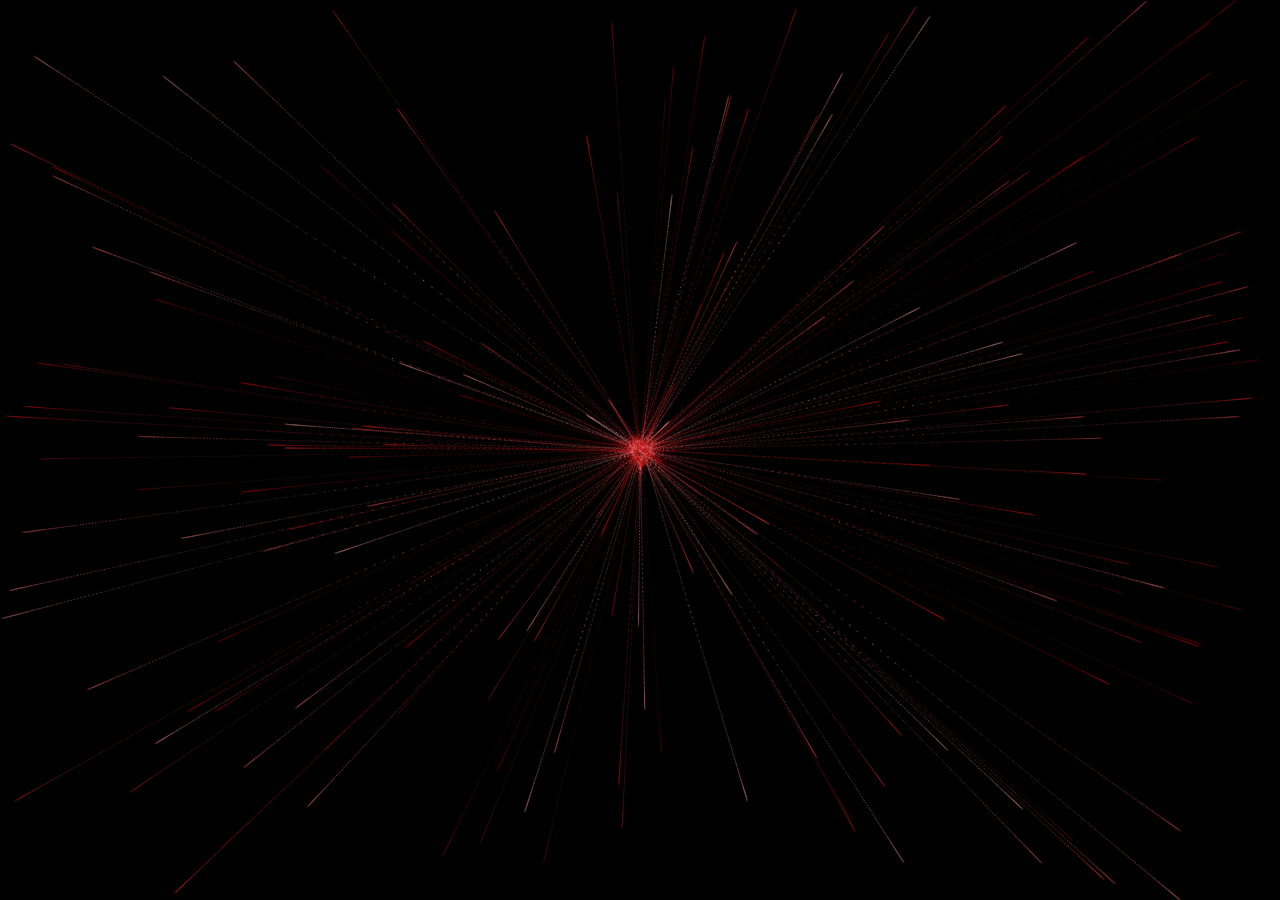
<file: DNA-HEART/DNAheart.html>
<!DOCTYPE html>
<html lang="en" >
<head>
  <meta charset="UTF-8">
  <title>HEART1</title>
  <link rel="stylesheet" href="./style.css">

</head>
<body>
<canvas id="heart"></canvas>
  <script  src="./script.js"></script>

</body>
</html>
</file>
<file: calculator/style.css>
* {
  box-sizing: border-box;
}

:root {
  --bg: #050812;
  --panel: rgba(10, 18, 38, 0.95);
  --panel-glow: rgba(82, 181, 255, 0.25);
  --text: #e7f0ff;
  --accent: #49e6ff;
  --accent-deep: #2a9fd6;
  --button: rgba(255, 255, 255, 0.08);
  --button-strong: rgba(255, 255, 255, 0.14);
  --danger: #ff4d6d;
  --success: #7effa0;
}

body {
  margin: 0;
  min-height: 100vh;
  display: grid;
  place-items: center;
  background: radial-gradient(circle at top left, #0d305f 0%, #02060f 40%, #050812 100%);
  color: var(--text);
  font-family: "Inter", system-ui, sans-serif;
}

body::before {
  content: "";
  position: fixed;
  inset: 0;
  background: radial-gradient(circle at 20% 20%, rgba(74, 177, 255, 0.18), transparent 20%),
    radial-gradient(circle at 80% 10%, rgba(154, 54, 255, 0.14), transparent 18%),
    radial-gradient(circle at 50% 85%, rgba(43, 255, 196, 0.12), transparent 20%);
  pointer-events: none;
}

.calculator-shell {
  width: min(420px, calc(100vw - 32px));
  padding: 28px;
  border-radius: 32px;
  background: linear-gradient(180deg, rgba(12, 23, 45, 0.98), rgba(5, 10, 18, 0.95));
  box-shadow: 0 0 70px rgba(20, 130, 255, 0.14), 0 20px 80px rgba(0, 0, 0, 0.35);
  border: 1px solid rgba(255, 255, 255, 0.08);
  position: relative;
  overflow: hidden;
}

.calculator-shell::before {
  content: "";
  position: absolute;
  inset: 0;
  pointer-events: none;
  border-radius: inherit;
  box-shadow: inset 0 0 120px rgba(73, 230, 255, 0.08);
}

.calculator-header {
  margin-bottom: 20px;
  text-align: center;
}

.neon-title {
  font-size: clamp(1.8rem, 3vw, 2.4rem);
  letter-spacing: 0.2em;
  text-transform: uppercase;
  color: #b7f6ff;
  text-shadow: 0 0 12px rgba(73, 230, 255, 0.85), 0 0 28px rgba(73, 230, 255, 0.35);
}

.subtext {
  margin-top: 6px;
  color: rgba(231, 240, 255, 0.72);
  font-size: 0.95rem;
}

.calculator-display {
  border: 1px solid rgba(255, 255, 255, 0.08);
  border-radius: 24px;
  padding: 22px;
  margin-bottom: 22px;
  background: rgba(3, 9, 20, 0.85);
  box-shadow: inset 0 0 20px rgba(0, 255, 255, 0.08);
}

.display-history {
  min-height: 22px;
  color: rgba(231, 240, 255, 0.6);
  font-size: 0.95rem;
  letter-spacing: 0.02em;
  margin-bottom: 8px;
  word-break: break-all;
}

.display-value {
  font-size: clamp(2.2rem, 5vw, 3.4rem);
  font-weight: 700;
  color: #f7ffff;
  text-align: right;
  word-break: break-all;
}

.calculator-buttons {
  display: grid;
  grid-template-columns: repeat(4, 1fr);
  gap: 14px;
}

.btn {
  border: none;
  border-radius: 18px;
  padding: 20px 0;
  font-size: 1.15rem;
  font-weight: 700;
  color: var(--text);
  background: var(--button);
  box-shadow: 0 10px 20px rgba(0, 0, 0, 0.25), 0 0 18px rgba(73, 230, 255, 0.12);
  cursor: pointer;
  transition: transform 0.16s ease, box-shadow 0.16s ease, background 0.16s ease;
}

.btn:hover {
  transform: translateY(-2px);
  box-shadow: 0 14px 28px rgba(0, 0, 0, 0.32), 0 0 24px rgba(73, 230, 255, 0.22);
}

.btn:active {
  transform: translateY(0);
}

.btn.operator {
  background: rgba(14, 64, 116, 0.92);
  color: #b7f6ff;
  box-shadow: 0 10px 24px rgba(17, 115, 220, 0.22), 0 0 18px rgba(73, 230, 255, 0.16);
}

.btn.clear {
  background: rgba(255, 77, 109, 0.14);
  color: #ff9bbd;
  box-shadow: 0 10px 20px rgba(255, 77, 109, 0.16), 0 0 16px rgba(255, 77, 109, 0.18);
}

.btn.delete {
  background: rgba(255, 126, 160, 0.18);
  color: #ffb7cc;
  box-shadow: 0 10px 20px rgba(255, 126, 160, 0.16), 0 0 16px rgba(255, 126, 160, 0.18);
}

.btn.equals {
  grid-column: span 2;
  background: linear-gradient(135deg, #4bf0ff 0%, #5c81ff 100%);
  color: #020f1f;
  box-shadow: 0 12px 28px rgba(75, 240, 255, 0.35), 0 0 24px rgba(92, 129, 255, 0.32);
}

.btn.number {
  background: rgba(255, 255, 255, 0.06);
}

@media (max-width: 380px) {
  .calculator-shell {
    padding: 20px;
  }

  .btn {
    padding: 16px 0;
  }
}
</file>
<file: DNA-HEART/style.css>
html, body {
    margin: 0;
    padding: 0;
    height: 100%;
}

canvas {
    position: fixed;
    left: 0;
    top: 0;
    width: 100%;
    height: 100%;
    background-color: rgba(0,0,0,.2);
  }
</file>
